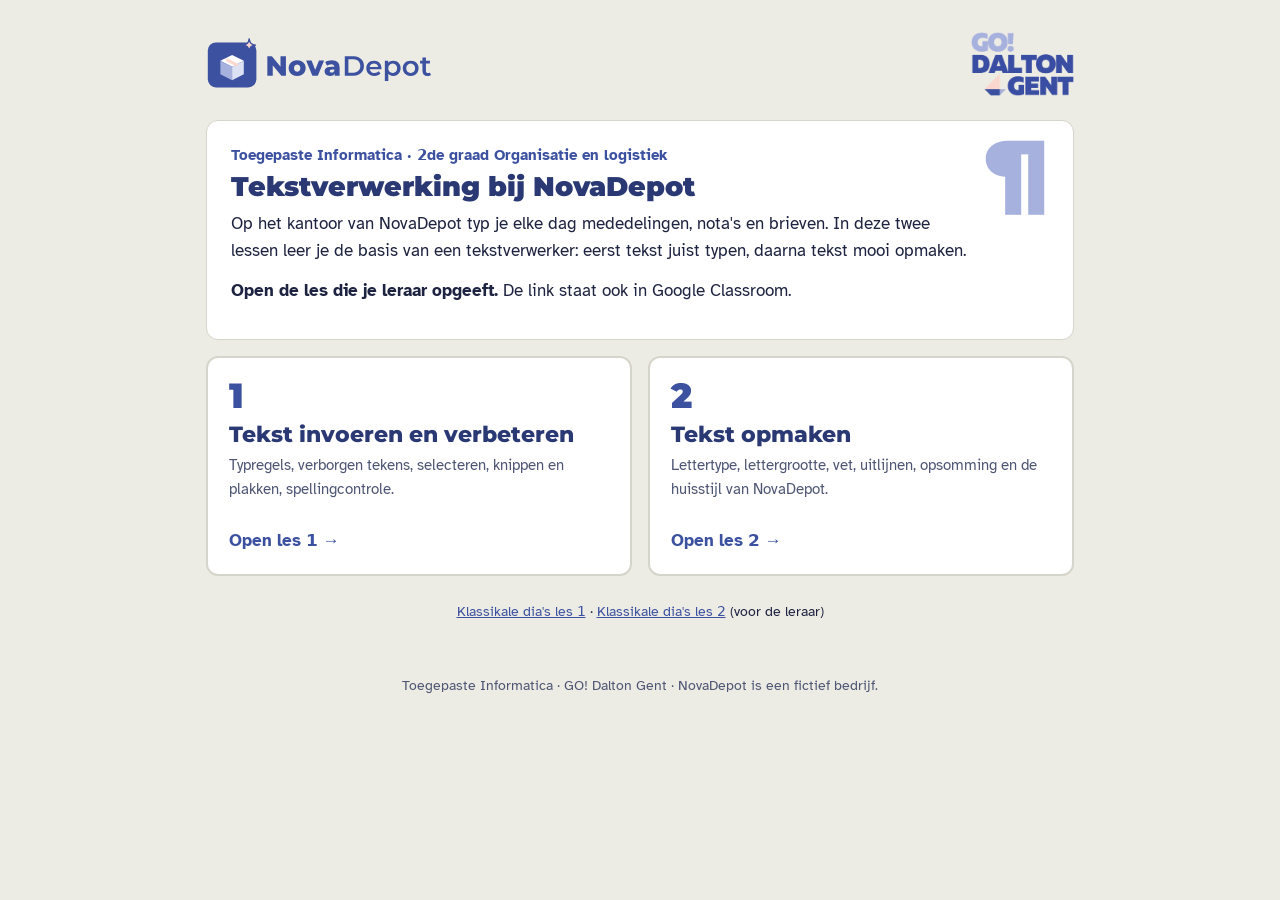
<file: index.html>
<!DOCTYPE html>
<html lang="nl-BE">
<head>
  <meta charset="UTF-8">
  <meta name="viewport" content="width=device-width, initial-scale=1">
  <title>Tekstverwerking · NovaDepot · Toegepaste Informatica</title>
  <link rel="icon" href="assets/novadepot-icon.svg" type="image/svg+xml">
  <link rel="stylesheet" href="css/style.css">
  <style>
    .intro { max-width: 900px; margin: 0 auto; padding: 2rem 1rem 1rem; }
    .intro-head { display: flex; align-items: center; justify-content: space-between; gap: 1rem; flex-wrap: wrap; margin-bottom: 1.5rem; }
    .intro-head img.nd { height: 54px; }
    .intro-head img.dg { height: 64px; }
    .pilcrow { font-family: var(--head); font-weight: 900; font-size: 5.5rem; line-height: .8; color: var(--peri); float: right; margin: -.2rem 0 0 1rem; }
    .lesson-link .meta { color: var(--muted); font-size: .95rem; }
    .lesson-link .go { display: inline-block; margin-top: .8rem; font-weight: 700; color: var(--navy); }
    .small-links { text-align: center; margin-top: 1.5rem; font-size: .9rem; }
  </style>
</head>
<body>
  <div class="intro">
    <div class="intro-head">
      <img class="nd" src="assets/novadepot-logo.svg" alt="NovaDepot">
      <img class="dg" src="assets/dalton-gent-logo.png" alt="GO! Dalton Gent">
    </div>
    <div class="card">
      <span class="pilcrow" aria-hidden="true">¶</span>
      <p class="pane-kicker">Toegepaste Informatica · 2de graad Organisatie en logistiek</p>
      <h1>Tekstverwerking bij NovaDepot</h1>
      <p>Op het kantoor van NovaDepot typ je elke dag mededelingen, nota's en brieven. In deze twee lessen leer je de basis van een tekstverwerker: eerst tekst juist typen, daarna tekst mooi opmaken.</p>
      <p><strong>Open de les die je leraar opgeeft.</strong> De link staat ook in Google Classroom.</p>
    </div>
    <div class="hero-grid">
      <a class="lesson-link" href="les1.html">
        <span class="ln">1</span>
        <h2>Tekst invoeren en verbeteren</h2>
        <p class="meta">Typregels, verborgen tekens, selecteren, knippen en plakken, spellingcontrole.</p>
        <span class="go">Open les 1 →</span>
      </a>
      <a class="lesson-link" href="les2.html">
        <span class="ln">2</span>
        <h2>Tekst opmaken</h2>
        <p class="meta">Lettertype, lettergrootte, vet, uitlijnen, opsomming en de huisstijl van NovaDepot.</p>
        <span class="go">Open les 2 →</span>
      </a>
    </div>
    <p class="small-links"><a href="presentatie.html?les=1">Klassikale dia's les 1</a> · <a href="presentatie.html?les=2">Klassikale dia's les 2</a> (voor de leraar)</p>
  </div>
  <footer class="site">Toegepaste Informatica · GO! Dalton Gent · NovaDepot is een fictief bedrijf.</footer>
</body>
</html>
</file>
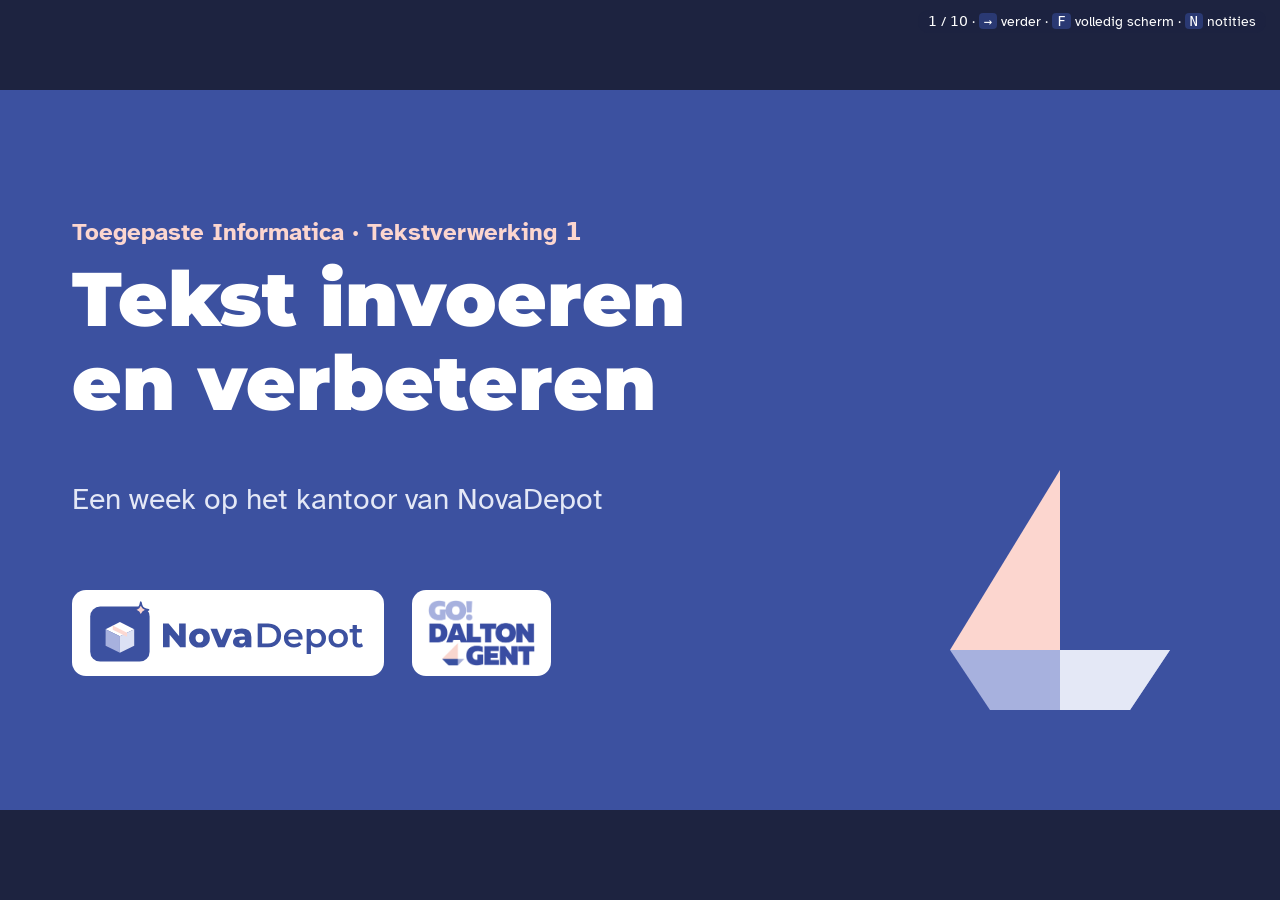
<file: presentatie.html>
<!DOCTYPE html>
<html lang="nl-BE">
<head>
  <meta charset="UTF-8">
  <meta name="viewport" content="width=device-width, initial-scale=1">
  <title>Tekstverwerking · dia's · NovaDepot</title>
  <link rel="icon" href="assets/novadepot-icon.svg" type="image/svg+xml">
  <link rel="stylesheet" href="css/slides.css">
</head>
<body>
<div class="hud"><span id="counter"></span> · <kbd>→</kbd> verder · <kbd>F</kbd> volledig scherm · <kbd>N</kbd> notities</div>
<div class="deck"><div class="stage">

<!-- =====================================================================
     LES 1 — Tekst invoeren en verbeteren
     ===================================================================== -->

<section class="slide title" data-les="1">
  <p class="kicker" style="color:var(--blush)">Toegepaste Informatica · Tekstverwerking 1</p>
  <h1>Tekst invoeren<br>en verbeteren</h1>
  <p>Een week op het kantoor van NovaDepot</p>
  <div class="logos"><img src="assets/novadepot-logo.svg" alt="NovaDepot"><img src="assets/dalton-gent-logo.png" alt="GO! Dalton Gent"></div>
  <svg class="sail" viewBox="0 0 260 260" aria-hidden="true"><path d="M130 10 L130 190 L20 190 Z" fill="#FCD6CF"/><path d="M20 190 L240 190 L200 250 L60 250 Z" fill="#A7B1DE"/><path d="M130 190 L240 190 L200 250 L130 250 Z" fill="#E4E8F6"/></svg>
  <template class="note"><p><strong>Fase 1 – lesstart (5').</strong> Laat de toestellen opstarten en aanmelden terwijl deze dia op het bord staat. Ga verder zodra de meeste leerlingen aangemeld zijn.</p></template>
</section>

<section class="slide" data-les="1">
  <p class="kicker">Lesstart</p>
  <h2>Welke hang jij op aan het onthaal?</h2>
  <div class="two">
    <div><span class="tag">A</span>
      <div class="paper" style="height:360px">
        <p>&nbsp;&nbsp;&nbsp;&nbsp;&nbsp;&nbsp;&nbsp;&nbsp;&nbsp;&nbsp;&nbsp;&nbsp;&nbsp;&nbsp;&nbsp;&nbsp;&nbsp;&nbsp;&nbsp;&nbsp;&nbsp;&nbsp;&nbsp;&nbsp;Nieuwe openingsuren</p>
        <div class="gap"></div>
        <p>vanaf maandag 5 oktober is het</p>
        <p>onthaal open van 7.30 uur tot</p>
        <p>17.00 uur .Op vrijdag sluiten we al</p>
        <p>om 15.00 uur .</p>
        <div class="gap"></div><div class="gap"></div>
        <p>Vragen ?Bel het onthaal .</p>
      </div></div>
    <div><span class="tag">B</span>
      <div class="paper" style="height:360px">
        <p style="text-align:center"><strong>Nieuwe openingsuren</strong></p>
        <div class="gap"></div>
        <p>Vanaf maandag 5 oktober is het onthaal open van 7.30 uur tot 17.00 uur. Op vrijdag sluiten we al om 15.00 uur.</p>
        <div class="gap"></div>
        <p>Vragen? Bel het onthaal.</p>
      </div></div>
  </div>
  <div class="foot"><span>NovaDepot · Tekstverwerking 1</span><img src="assets/dalton-gent-logo.png" alt=""></div>
  <template class="note">
    <p><strong>Activeren voorkennis [WL1].</strong> Vraag: “Welke hang jij op, en waarom?” Laat 2 à 3 leerlingen iets aanwijzen wat fout is in A.</p>
    <p>Verwachte antwoorden: rare regeleinden, spaties vóór punten, kleine letter aan het begin, titel scheef, grote gaten.</p>
    <p>Doorvraag: “Welke programma's ken je om zo'n tekst te typen?” → Google Documenten, Word, LibreOffice Writer. Die heten samen <em>tekstverwerkers</em>.</p>
  </template>
</section>

<section class="slide" data-les="1">
  <p class="kicker">Vandaag</p>
  <h2>Jij werkt op het kantoor van NovaDepot</h2>
  <div class="two">
    <div>
      <p>Collega's geven je teksten. Jij typt ze en verbetert de fouten.</p>
      <ul>
        <li><strong>A</strong> · een mededeling vol fouten verbeteren</li>
        <li><strong>B</strong> · de stappen van een levering ordenen</li>
        <li><strong>C</strong> · een nota van het magazijn overtypen</li>
      </ul>
    </div>
    <div class="panel navy">
      <p style="font-weight:700;margin-top:0">Op het einde kan je</p>
      <ul>
        <li>tekst typen volgens 4 typregels;</li>
        <li>tekst selecteren, verplaatsen en kopiëren;</li>
        <li>fouten vinden met de verborgen tekens en de spellingcontrole.</li>
      </ul>
    </div>
  </div>
  <div class="foot"><span>NovaDepot · Tekstverwerking 1</span><img src="assets/dalton-gent-logo.png" alt=""></div>
  <template class="note"><p><strong>Fase 2 – korte instructie.</strong> Lesdoel en eindproduct in één minuut. Toon eventueel het werkdocument op het bord (opdrachten A, B en C).</p></template>
</section>

<section class="slide" data-les="1">
  <p class="kicker">Kijk mee · demo</p>
  <h2>Waarom niet op Enter aan elk regeleinde?</h2>
  <div class="two">
    <div><p class="bad-label">✗ Enter aan elk regeleinde</p>
      <div class="paper" style="height:300px"><p>Vanaf maandag is het onthaal<span class="pil">¶</span></p><p>open van 7.30 uur tot 17.00<span class="pil">¶</span></p><p>uur.<span class="pil">¶</span></p></div></div>
    <div><p class="good-label">✓ Gewoon doortypen</p>
      <div class="paper" style="height:300px"><p>Vanaf maandag is het onthaal open van 7.30 uur tot 17.00 uur.<span class="pil">¶</span></p></div></div>
  </div>
  <div class="foot"><span>NovaDepot · Tekstverwerking 1</span><img src="assets/dalton-gent-logo.png" alt=""></div>
  <template class="note">
    <p><strong>Live demo in Google Documenten (max. 5' voor dia 4 en 5 samen). Denk hardop.</strong></p>
    <ol>
      <li>Typ een zin en druk telkens op Enter aan het einde van de regel. Voeg daarna vooraan één woord toe → de regels vallen uit elkaar.</li>
      <li>Typ dezelfde zin gewoon door → de tekst loopt vanzelf naar de volgende regel. Voeg een woord toe → alles schuift netjes mee.</li>
      <li>Zet een titel ‘in het midden’ met spaties. Verander één woord in de titel → scheef. (“In les 2 leren we de knop.”)</li>
      <li>Zet de verborgen tekens aan (Bekijken → Opmaakmarkeringen tonen): nu zie je waarom.</li>
    </ol>
  </template>
</section>

<section class="slide" data-les="1">
  <p class="kicker">Kijk mee · demo</p>
  <h2>Selecteren, verplaatsen, herstellen</h2>
  <div class="two">
    <div class="panel">
      <p style="margin-top:0"><strong>Selecteren</strong></p>
      <ul>
        <li>dubbelklik → één woord</li>
        <li>3 keer klikken → een alinea</li>
        <li>klik, <strong>Shift</strong> + klik → van hier tot daar</li>
      </ul>
    </div>
    <div class="panel">
      <p style="margin-top:0"><strong>Sneltoetsen</strong></p>
      <ul>
        <li><strong>Ctrl + X</strong> knippen</li>
        <li><strong>Ctrl + C</strong> kopiëren</li>
        <li><strong>Ctrl + V</strong> plakken</li>
        <li><strong>Ctrl + Z</strong> ongedaan maken</li>
      </ul>
    </div>
  </div>
  <div class="foot"><span>NovaDepot · Tekstverwerking 1</span><img src="assets/dalton-gent-logo.png" alt=""></div>
  <template class="note">
    <p><strong>Demo.</strong> Selecteer een woord (dubbelklik), een alinea (3 keer klikken). Knip een zin en plak ze elders. Wis ‘per ongeluk’ een alinea en red ze met Ctrl + Z: “Dit is je vangnet.”</p>
    <p>Toon de rode golflijn en het rechtsklikmenu kort. De leerlingen oefenen dit verder in opdracht A.</p>
  </template>
</section>

<section class="slide" data-les="1">
  <p class="kicker">Onthouden</p>
  <h2>De 4 typregels</h2>
  <ol class="rules">
    <li>Typ door. Druk alleen op <strong>Enter</strong> aan het einde van een alinea.</li>
    <li>Eén spatie tussen woorden. <strong>Geen spatie vóór</strong> . , : ; ? ! — wel één erna.</li>
    <li>Een <strong>hoofdletter</strong> aan het begin van een zin en bij een naam.</li>
    <li><strong>Nooit</strong> extra spaties of Enters om tekst te verschuiven.</li>
  </ol>
  <div class="foot"><span>NovaDepot · Tekstverwerking 1</span><img src="assets/dalton-gent-logo.png" alt=""></div>
  <template class="note"><p>Lees de regels niet voor. Laat een leerling regel 2 in eigen woorden zeggen. De regels staan ook op de theoriekaart van de lespagina.</p></template>
</section>

<section class="slide" data-les="1" data-answer>
  <p class="kicker">Begripscontrole · steek 1, 2 of 3 vingers op</p>
  <h2>Wanneer druk je op Enter?</h2>
  <div class="opts">
    <div class="opt"><span class="n">1</span>Aan het einde van elke regel.</div>
    <div class="opt right"><span class="n">2</span>Aan het einde van een alinea.</div>
    <div class="opt"><span class="n">3</span>Om een titel in het midden te zetten.</div>
  </div>
  <p class="answer">Antwoord 2 · de tekst gaat vanzelf naar de volgende regel.</p>
  <div class="foot"><span>NovaDepot · Tekstverwerking 1</span><img src="assets/dalton-gent-logo.png" alt=""></div>
  <template class="note"><p><strong>[WL6]</strong> Iedereen tegelijk vingers omhoog. Druk → om het juiste antwoord te tonen. Minder dan ± 80 % juist? Toon de demo van dia 4 nog één keer.</p></template>
</section>

<section class="slide" data-les="1" data-answer>
  <p class="kicker">Begripscontrole · steek 1, 2 of 3 vingers op</p>
  <h2>Welke zin is juist getypt?</h2>
  <div class="opts">
    <div class="opt"><span class="n">1</span>Vragen ? Bel het onthaal .</div>
    <div class="opt"><span class="n">2</span>Vragen?Bel het onthaal.</div>
    <div class="opt right"><span class="n">3</span>Vragen? Bel het onthaal.</div>
  </div>
  <p class="answer">Antwoord 3 · geen spatie vóór een leesteken, wel één erna.</p>
  <div class="foot"><span>NovaDepot · Tekstverwerking 1</span><img src="assets/dalton-gent-logo.png" alt=""></div>
  <template class="note"><p>Vraag bij een fout antwoord: “Wat is er mis met 1? En met 2?”</p></template>
</section>

<section class="slide" data-les="1">
  <p class="kicker">Aan de slag · ± 30 minuten</p>
  <h2>Zo werk je vandaag</h2>
  <div class="two">
    <div class="panel"><p style="margin-top:0"><strong>Links: lespagina</strong><br>Hier lees je wat je moet doen.</p><p><strong>Rechts: werkdocument</strong><br>Hier werk je. Dit lever je in.</p></div>
    <div class="panel"><p style="margin-top:0"><strong>Elke stap</strong></p><ol><li>Lees de hele stap.</li><li>Doe het, één voor één.</li><li>Controleer jezelf.</li><li>Vink “Klaar” aan.</li></ol></div>
  </div>
  <div class="help-row"><div><b>1</b>theoriekaart</div><div><b>2</b>hint 💡</div><div><b>3</b>je buur</div><div><b>4</b>de leraar</div></div>
  <div class="foot"><span>NovaDepot · Tekstverwerking 1</span><img src="assets/dalton-gent-logo.png" alt=""></div>
  <template class="note">
    <p><strong>Fase 3 – zelfstandig werken.</strong> Stap 1 op de lespagina zet alles klaar (Classroom, werkdocument, vensters naast elkaar, verborgen tekens).</p>
    <p><strong>Rondgang:</strong> (1) eerst: zit iedereen in het eigen werkdocument? (2) Feedback met denkvragen, bv. “Zet de verborgen tekens aan: wat zie je op het einde van regel 2?” (3) Na ± 5' verlengde instructie aan de instructietafel voor wie vastloopt.</p>
    <p>Tip: via Classroom (Leerlingwerk) kan je de werkdocumenten al bekijken voor ze ingeleverd zijn.</p>
  </template>
</section>

<section class="slide" data-les="1">
  <p class="kicker">Afsluiting</p>
  <h2>Welke typregel breek jij het vaakst?</h2>
  <p>Volgende les: dezelfde nota, maar nu mooi opgemaakt volgens de <strong>huisstijl van NovaDepot</strong>.</p>
  <div class="foot"><span>NovaDepot · Tekstverwerking 1</span><img src="assets/dalton-gent-logo.png" alt=""></div>
  <template class="note"><p><strong>[WL10]</strong> Laat 2 à 3 leerlingen antwoorden. Lees na de les de exitvragen in de werkdocumenten: de vaakst gemaakte fout wordt de lesstart van les 2.</p></template>
</section>

<!-- =====================================================================
     LES 2 — Tekst opmaken
     ===================================================================== -->

<section class="slide title" data-les="2">
  <p class="kicker" style="color:var(--blush)">Toegepaste Informatica · Tekstverwerking 2</p>
  <h1>Tekst opmaken</h1>
  <p>De huisstijl van NovaDepot</p>
  <div class="logos"><img src="assets/novadepot-logo.svg" alt="NovaDepot"><img src="assets/dalton-gent-logo.png" alt="GO! Dalton Gent"></div>
  <svg class="sail" viewBox="0 0 260 260" aria-hidden="true"><path d="M130 10 L130 190 L20 190 Z" fill="#FCD6CF"/><path d="M20 190 L240 190 L200 250 L60 250 Z" fill="#A7B1DE"/><path d="M130 190 L240 190 L200 250 L130 250 Z" fill="#E4E8F6"/></svg>
  <template class="note"><p>Toestellen opstarten en aanmelden. Zet de herhalingsvragen (volgende dia) al klaar.</p></template>
</section>

<section class="slide" data-les="2">
  <p class="kicker">Weet je het nog? · zonder notities</p>
  <h2>Drie vragen over les 1</h2>
  <ol>
    <li>Wanneer druk je op Enter? <span class="reveal-item" style="color:var(--ok);font-weight:700"> → aan het einde van een alinea</span></li>
    <li>Hoe selecteer je snel één woord? <span class="reveal-item" style="color:var(--ok);font-weight:700"> → dubbelklikken</span></li>
    <li>Je wist per ongeluk een zin. Wat doe je? <span class="reveal-item" style="color:var(--ok);font-weight:700"> → Ctrl + Z</span></li>
  </ol>
  <p class="hand">Vaakst gemaakte fout uit les 1: ______________________</p>
  <div class="foot"><span>NovaDepot · Tekstverwerking 2</span><img src="assets/dalton-gent-logo.png" alt=""></div>
  <template class="note"><p><strong>[WL8][WL10] Gespreide herhaling.</strong> Leerlingen antwoorden eerst in hun hoofd of op een kladblad. Druk → om elk antwoord te tonen.</p><p>Vul mondeling de vaakst gemaakte fout uit de exitvragen van les 1 aan en bespreek hoe je ze voorkomt.</p></template>
</section>

<section class="slide" data-les="2">
  <p class="kicker">Lesstart</p>
  <h2>Wat loopt hier mis?</h2>
  <div class="paper" style="height:420px;text-align:center;padding-top:34px">
    <p style="font-family:'Comic Sans MS',cursive;font-size:44px;color:#D1308C;text-decoration:underline">LET OP!!! NIEUWE REGELING</p>
    <p style="font-family:'Times New Roman',serif;font-size:26px;color:#1E9E3A;margin-top:14px">VANAF MAANDAG 12 OKTOBER LADEN EN LOSSEN WE ALLEEN NOG AAN POORT 3 EN POORT 4.</p>
    <p style="font-family:Impact,sans-serif;font-size:24px;color:#E07A00;margin-top:12px;text-decoration:underline">Poort 1 en poort 2 zijn in herstelling tot vrijdag 30 oktober.</p>
    <p style="font-family:'Courier New',monospace;font-size:22px;font-weight:700;margin-top:12px">- meld je eerst aan bij het onthaal<br>- wacht tot je hoort aan welke poort je mag lossen</p>
    <p style="font-family:Georgia,serif;font-size:22px;font-style:italic;color:#7B3FB0;margin-top:12px">Vragen? Bel Tom via toestel 214.</p>
  </div>
  <div class="foot"><span>NovaDepot · Tekstverwerking 2</span><img src="assets/dalton-gent-logo.png" alt=""></div>
  <template class="note"><p><strong>[WL1][WL5]</strong> Laat leerlingen fouten noemen: 5 lettertypes, alles in hoofdletters, onderstrepen voor nadruk, felle kleuren, alles gecentreerd, zelf getypte streepjes. Conclusie: “Een bedrijf maakt daarom afspraken: een <strong>huisstijl</strong>.”</p></template>
</section>

<section class="slide" data-les="2">
  <p class="kicker">Tekst en opmaak</p>
  <h2>Dezelfde woorden, andere opmaak</h2>
  <div class="two">
    <div><p class="bad-label" style="color:var(--muted)">Voor</p>
      <div class="paper" style="height:320px"><p>Nieuwe regeling voor laden en lossen</p><p>Vanaf maandag 12 oktober laden en lossen we alleen nog aan poort 3 en poort 4.</p><p>Wat moet je doen?</p><p>Meld je bij aankomst eerst aan bij het onthaal.</p><p>Wacht tot je hoort aan welke poort je mag lossen.</p></div></div>
    <div><p class="good-label">Na</p>
      <div class="paper" style="height:320px;font-family:Verdana,sans-serif"><p style="font-family:Verdana,sans-serif;font-size:26px;font-weight:700;text-align:center">Nieuwe regeling voor laden en lossen</p><p style="font-family:Verdana,sans-serif;font-size:17px;margin-top:8px">Vanaf <b>maandag 12 oktober</b> laden en lossen we alleen nog aan <b>poort 3 en poort 4</b>.</p><p style="font-family:Verdana,sans-serif;font-size:19px;font-weight:700;margin-top:8px">Wat moet je doen?</p><ul style="font-family:Verdana,sans-serif;font-size:17px;margin:4px 0 0;padding-left:26px"><li style="font-size:17px;margin:0">Meld je bij aankomst eerst aan bij het onthaal.</li><li style="font-size:17px;margin:0">Wacht tot je hoort aan welke poort je mag lossen.</li></ul></div></div>
  </div>
  <p style="margin-top:18px;font-weight:700">De gouden regel: eerst selecteren, dan de knop kiezen.</p>
  <div class="foot"><span>NovaDepot · Tekstverwerking 2</span><img src="assets/dalton-gent-logo.png" alt=""></div>
  <template class="note"><p>Benadruk: de woorden zijn exact dezelfde. Tekst = inhoud, opmaak = hoe het eruitziet. Eerst juiste inhoud (les 1), dan vorm (les 2).</p></template>
</section>

<section class="slide" data-les="2">
  <p class="kicker">De vooropgestelde criteria</p>
  <h2>Huisstijlkaart NovaDepot</h2>
  <table class="style-table">
    <tr><th>Lettertype</th><td>Verdana, voor alle tekst</td></tr>
    <tr><th>Titel</th><td>20 pt, vet, gecentreerd</td></tr>
    <tr><th>Tussentitel</th><td>14 pt, vet, links</td></tr>
    <tr><th>Gewone tekst</th><td>12 pt, links uitgelijnd</td></tr>
    <tr><th>Lijst</th><td>lijst met opsommingstekens (•)</td></tr>
    <tr><th>Nadruk</th><td>maximaal 2 woordgroepen vet, nooit onderstrepen</td></tr>
    <tr><th>Laatste regel</th><td>rechts uitgelijnd</td></tr>
  </table>
  <div class="foot"><span>NovaDepot · Tekstverwerking 2</span><img src="assets/dalton-gent-logo.png" alt=""></div>
  <template class="note"><p>De huisstijlkaart staat ook op de lespagina (theoriekaart en stap 5). Leg uit: elk bedrijf kiest zijn eigen afspraken; dit zijn die van NovaDepot.</p></template>
</section>

<section class="slide" data-les="2">
  <p class="kicker">Kijk mee · demo</p>
  <h2>De knoppen die je vandaag nodig hebt</h2>
  <div class="toolbar"><span>Verdana ▾</span><span>− 12 +</span><span><b>B</b> <i>I</i> <u>U</u></span><span>≡ ≡ ≡ ≡</span><span>•≡</span><span>T̶ₓ</span><span>⋮</span></div>
  <ul style="margin-top:26px">
    <li>lettertype en lettergrootte · vet · centreren en rechts · opsomming · opmaak wissen</li>
    <li><strong>Uitlijnen</strong> = de knop <strong>≡ ▾</strong> in de werkbalk, of <strong>Opmaak → Uitlijning en inspringen</strong>.</li>
    <li><strong>Knop weg?</strong> In een smal venster staat hij onder <strong>⋮</strong>.</li>
  </ul>
  <div class="foot"><span>NovaDepot · Tekstverwerking 2</span><img src="assets/dalton-gent-logo.png" alt=""></div>
  <template class="note">
    <p><strong>Live demo (max. 5'), hardop denkend.</strong> Selecteer een alinea → Verdana → 12. Titel: 3 keer klikken → 20 → vet → centreren (wijs aan: knop <strong>Uitlijnen ▾</strong> in de werkbalk én <strong>Opmaak → Uitlijning en inspringen</strong>). Drie regels → opsomming. Iets mislukt → Opmaak → Opmaak wissen.</p>
    <p>Toon twee typische fouten: (1) een knop kiezen zonder te selecteren → er gebeurt niets; (2) venster smal maken → de knoppen verdwijnen achter ⋮.</p>
  </template>
</section>

<section class="slide" data-les="2" data-answer>
  <p class="kicker">Begripscontrole · steek 1 of 2 vingers op</p>
  <h2>Welke titel werd juist gecentreerd?</h2>
  <div class="opts">
    <div class="opt"><span class="n">1</span><span style="font-family:Arial"><span class="dot">··········</span>Veilig werken in het magazijn<span class="pil">¶</span></span></div>
    <div class="opt right"><span class="n">2</span><span style="font-family:Arial;flex:1;text-align:center">Veilig werken in het magazijn<span class="pil">¶</span></span></div>
  </div>
  <p class="answer">Antwoord 2 · geen spaties vooraan: hij is gecentreerd met de knop. Controleer het altijd met de verborgen tekens.</p>
  <div class="foot"><span>NovaDepot · Tekstverwerking 2</span><img src="assets/dalton-gent-logo.png" alt=""></div>
  <template class="note"><p><strong>[WL6]</strong> Koppel aan typregel 4 van les 1. Vraag: “Hoe controleer je dat in je eigen document?” → verborgen tekens aanzetten.</p></template>
</section>

<section class="slide" data-les="2">
  <p class="kicker">Aan de slag · ± 30 minuten</p>
  <h2>Zo werk je vandaag</h2>
  <div class="two">
    <div class="panel"><p style="margin-top:0"><strong>Deel A</strong> · stap 1 tot 4<br>met een stappenplan</p><p><strong>Deel B</strong> · stap 5<br>alleen met de huisstijlkaart</p></div>
    <div class="panel"><p style="margin-top:0"><strong>Elke stap</strong></p><ol><li>Lees de hele stap.</li><li>Selecteer, kies de knop.</li><li>Controleer jezelf.</li><li>Vink “Klaar” aan.</li></ol></div>
  </div>
  <div class="help-row"><div><b>1</b>theoriekaart</div><div><b>2</b>hint 💡</div><div><b>3</b>je buur</div><div><b>4</b>de leraar</div></div>
  <div class="foot"><span>NovaDepot · Tekstverwerking 2</span><img src="assets/dalton-gent-logo.png" alt=""></div>
  <template class="note"><p><strong>Rondgang op de essentiële fouten:</strong> centreren met spaties, zelf getypte streepjes, deel B zonder opmaak. Feedback met denkvragen: “Welke regel van de huisstijlkaart klopt hier nog niet?”</p></template>
</section>

<section class="slide" data-les="2">
  <p class="kicker">Afsluiting · transfer</p>
  <h2>Vind je dezelfde knoppen in een ander programma?</h2>
  <p>Zoek op het bord: <strong>vet</strong> · <strong>centreren</strong> · <strong>opsommingstekens</strong></p>
  <p class="hand">De leraar toont nu Word of LibreOffice Writer.</p>
  <p style="margin-top:30px">Volgende keer: de <strong>pagina</strong> zelf opmaken: marges, kop- en voettekst, pdf.</p>
  <div class="foot"><span>NovaDepot · Tekstverwerking 2</span><img src="assets/dalton-gent-logo.png" alt=""></div>
  <template class="note"><p><strong>BV2_04.02 — vergelijkbare toepassingen.</strong> Open Word (of Word online / LibreOffice Writer) op het bord en laat leerlingen aanwijzen waar vet, centreren en de opsomming zitten. Punt: de functie is dezelfde, de knop kan er iets anders uitzien.</p></template>
</section>

</div></div>
<div class="notes" id="notes"></div>
<script src="js/slides.js"></script>
</body>
</html>
</file>
<file: css/style.css>
/* ==========================================================================
   NovaDepot · Tekstverwerking — leerlingentool
   Toegepaste Informatica · 2de graad Organisatie en logistiek · GO! Dalton Gent
   Ontworpen voor een HALF scherm (lespagina links, werkdocument rechts).
   Geen externe bestanden: lettertypes staan in assets/fonts (OFL-licentie).
   ========================================================================== */

@font-face { font-family: "Atkinson"; src: url("../assets/fonts/atkinson-regular.woff2") format("woff2"); font-weight: 400; font-style: normal; font-display: swap; }
@font-face { font-family: "Atkinson"; src: url("../assets/fonts/atkinson-bold.woff2") format("woff2"); font-weight: 700; font-style: normal; font-display: swap; }
@font-face { font-family: "Atkinson"; src: url("../assets/fonts/atkinson-italic.woff2") format("woff2"); font-weight: 400; font-style: italic; font-display: swap; }
/* Atkinson tekent de nul met een schuine streep (lijkt op Ø). Cijfers daarom uit een systeemlettertype. */
@font-face { font-family: "Atkinson"; src: local("Segoe UI"), local("SegoeUI"), local("Arial"), local("Helvetica"), local("DejaVu Sans"); font-weight: 400; unicode-range: U+0030-0039; }
@font-face { font-family: "Atkinson"; src: local("Segoe UI Bold"), local("SegoeUI-Bold"), local("Arial Bold"), local("Arial-BoldMT"), local("Helvetica Bold"), local("DejaVu Sans Bold"); font-weight: 700; unicode-range: U+0030-0039; }
/* Cijfers 0-9 in een systeemlettertype: de nul van Atkinson heeft een schuine streep (lijkt op Ø) */
@font-face { font-family: "Atkinson"; src: local("Segoe UI"), local("SegoeUI"), local("Arial"), local("Helvetica"), local("Roboto"); font-weight: 400; unicode-range: U+0030-0039; }
@font-face { font-family: "Atkinson"; src: local("Segoe UI Bold"), local("SegoeUI-Bold"), local("Arial Bold"), local("Arial-BoldMT"), local("Helvetica Bold"), local("Roboto Bold"); font-weight: 700; unicode-range: U+0030-0039; }
@font-face { font-family: "Montserrat"; src: url("../assets/fonts/montserrat-heavy.woff2") format("woff2"); font-weight: 700 900; font-style: normal; font-display: swap; }

:root {
  /* Dalton Gent-huisstijl */
  --navy: #3C51A0;
  --navy-deep: #2A3973;
  --peri: #A7B1DE;
  --peri-soft: #E4E8F6;
  --blush: #FCD6CF;
  --blush-soft: #FEF0EC;
  --sand: #EDECE4;
  --paper: #FFFFFF;

  --ink: #1D2340;
  --muted: #4D5573;
  --line: #D6D5CB;

  --ok: #1F7A55;
  --ok-soft: #E3F3EB;
  --warn: #A0372A;

  --radius: 12px;
  --radius-sm: 8px;
  --head: "Montserrat", "Segoe UI", Arial, sans-serif;
  --body: "Atkinson", "Segoe UI", Verdana, Arial, sans-serif;
}

*, *::before, *::after { box-sizing: border-box; }
html { scroll-behavior: smooth; }
@media (prefers-reduced-motion: reduce) { html { scroll-behavior: auto; } * { transition: none !important; animation: none !important; } }

body {
  margin: 0;
  font-family: var(--body);
  font-size: 17px;
  line-height: 1.6;
  color: var(--ink);
  background: var(--sand);
}

a { color: var(--navy); }
strong { font-weight: 700; }
:focus-visible { outline: 3px solid var(--navy); outline-offset: 2px; border-radius: 4px; }

h1, h2, h3 { font-family: var(--head); line-height: 1.2; color: var(--navy-deep); }
h1 { font-size: 1.7rem; font-weight: 900; margin: 0 0 .4rem; }
h2 { font-size: 1.35rem; font-weight: 800; margin: 0 0 .6rem; }
h3 { font-size: 1.05rem; font-weight: 800; margin: 1.4rem 0 .5rem; }
p { margin: 0 0 .8rem; }

/* ---------- Kopbalk ---------- */
.topbar {
  position: sticky; top: 0; z-index: 50;
  background: var(--paper);
  border-bottom: 1px solid var(--line);
}
.topbar-inner {
  max-width: 1320px; margin: 0 auto;
  display: flex; align-items: center; gap: 1rem;
  padding: .6rem 1rem;
}
.brand { display: flex; align-items: center; gap: .6rem; text-decoration: none; min-width: 0; }
.brand img { height: 34px; width: auto; display: block; }
.brand-lesson { font-family: var(--head); font-weight: 800; font-size: .95rem; color: var(--navy-deep); white-space: nowrap; overflow: hidden; text-overflow: ellipsis; }
.topbar-spacer { flex: 1; }
.progress-wrap { display: flex; align-items: center; gap: .5rem; min-width: 120px; }
.progress-track { width: 110px; height: 10px; background: var(--peri-soft); border-radius: 99px; overflow: hidden; }
.progress-fill { height: 100%; width: 0; background: var(--navy); border-radius: 99px; transition: width .3s; }
.progress-label { font-size: .85rem; font-weight: 700; color: var(--muted); white-space: nowrap; }
.btn-theory {
  font: inherit; font-weight: 700; font-size: .95rem;
  background: var(--blush); color: var(--navy-deep);
  border: 2px solid var(--navy-deep); border-radius: 99px;
  padding: .35rem .9rem; cursor: pointer; white-space: nowrap;
}
.btn-theory:hover { background: #fbc4ba; }
.dalton-mark { height: 30px; width: auto; display: block; }

/* ---------- Stappenbalk ---------- */
.stepper {
  max-width: 1320px; margin: 0 auto;
  display: flex; flex-wrap: wrap; gap: .4rem;
  padding: .5rem 1rem .7rem;
}
.stepper button {
  font: inherit; font-size: .9rem; font-weight: 700;
  display: inline-flex; align-items: center; gap: .4rem;
  background: var(--sand); color: var(--muted);
  border: 2px solid transparent; border-radius: 99px;
  padding: .2rem .75rem .2rem .25rem; cursor: pointer;
}
.stepper .num {
  width: 26px; height: 26px; border-radius: 50%;
  display: inline-grid; place-items: center;
  background: var(--paper); color: var(--navy-deep); font-family: var(--head); font-weight: 800; font-size: .8rem;
}
.stepper button[aria-current="step"] { background: var(--navy); color: #fff; }
.stepper button[aria-current="step"] .num { background: #fff; color: var(--navy); }
.stepper button.done .num { background: var(--ok); color: #fff; }
.stepper button.done .num::before { content: "✓"; }
.stepper button.done .num span { display: none; }
.stepper .extra { border-style: dashed; border-color: var(--peri); background: transparent; }

/* ---------- Opbouw ---------- */
.layout { max-width: 1320px; margin: 0 auto; padding: 1.25rem 1rem 4rem; display: grid; grid-template-columns: minmax(0, 1fr); gap: 1.25rem; }
main { min-width: 0; }
.pane { display: none; max-width: 760px; }
.pane.active { display: block; }

.card {
  background: var(--paper);
  border-radius: var(--radius);
  padding: 1.4rem 1.5rem;
  margin-bottom: 1rem;
  border: 1px solid var(--line);
}
.pane-head { margin-bottom: 1rem; }
.pane-kicker { font-weight: 700; color: var(--navy); font-size: .95rem; margin-bottom: .2rem; }
.goal { font-size: 1.1rem; font-weight: 700; margin: .2rem 0 0; }
.time { display: inline-block; font-size: .85rem; font-weight: 700; color: var(--muted); background: var(--sand); padding: .1rem .6rem; border-radius: 99px; margin-top: .5rem; }

/* Waar werk je? */
.where { display: flex; flex-wrap: wrap; align-items: center; gap: .5rem; margin: .9rem 0 .2rem; font-weight: 700; }
.where-label { color: var(--muted); font-size: .95rem; }
.badge { white-space: nowrap; display: inline-flex; align-items: center; gap: .35rem; padding: .25rem .75rem; border-radius: 99px; font-weight: 700; font-size: .95rem; border: 2px solid; }
.badge-doc { background: var(--blush-soft); border-color: #F2A99C; color: #7A2E22; }
.badge-web { background: var(--peri-soft); border-color: var(--peri); color: var(--navy-deep); }
.badge-class { background: #EEF6F1; border-color: #9CCFB6; color: #1F5E43; }

/* Wat moet je doen? */
.todo { counter-reset: act; list-style: none; padding: 0; margin: .6rem 0 0; }
.todo > li {
  counter-increment: act;
  position: relative;
  padding: .55rem .6rem .55rem 3rem;
  border-bottom: 1px dashed var(--line);
}
.todo > li:last-child { border-bottom: 0; }
.todo > li::before {
  content: counter(act);
  position: absolute; left: .4rem; top: .5rem;
  width: 1.9rem; height: 1.9rem; border-radius: 50%;
  display: grid; place-items: center;
  background: var(--navy); color: #fff;
  font-family: var(--head); font-weight: 800; font-size: .9rem;
}
.todo ul { margin: .3rem 0 0; padding-left: 1.2rem; }
.todo .sub { display: block; color: var(--muted); font-size: .95rem; margin-top: .15rem; }

/* Knop- en toetsnamen */
.ui { font-weight: 700; color: var(--navy-deep); background: var(--peri-soft); padding: 0 .3rem; border-radius: 4px; white-space: nowrap; }
kbd {
  font-family: var(--body); font-weight: 700; font-size: .88em;
  background: #fff; color: var(--ink);
  border: 1px solid #B9B8AE; border-bottom-width: 3px;
  border-radius: 6px; padding: 0 .35rem; white-space: nowrap;
}
.mark { font-weight: 700; color: var(--navy); }

/* Controleer jezelf */
.check-self { background: var(--ok-soft); border-radius: var(--radius-sm); padding: .9rem 1rem .6rem; margin-top: 1.1rem; }
.check-self h3 { margin: 0 0 .4rem; color: var(--ok); }
.check-self ul { list-style: none; margin: 0; padding: 0; }
.check-self li { padding-left: 1.7rem; position: relative; margin-bottom: .35rem; }
.check-self li::before { content: "✓"; position: absolute; left: .2rem; font-weight: 700; color: var(--ok); }

/* Hulp nodig? */
details.hint { margin-top: .8rem; border: 2px solid var(--peri); border-radius: var(--radius-sm); background: #fff; }
details.hint > summary { cursor: pointer; font-weight: 700; padding: .55rem .9rem; color: var(--navy-deep); list-style: none; }
details.hint > summary::-webkit-details-marker { display: none; }
details.hint > summary::before { content: "💡 "; }
details.hint[open] > summary { border-bottom: 1px solid var(--peri-soft); }
details.hint .hint-body { padding: .7rem 1rem .5rem; }

/* Klaar? */
.done-box {
  display: flex; align-items: center; gap: .8rem;
  margin-top: 1.2rem; padding: .8rem 1rem;
  background: var(--sand); border-radius: var(--radius-sm);
}
.done-box input { width: 26px; height: 26px; accent-color: var(--ok); flex-shrink: 0; cursor: pointer; }
.done-box label { font-weight: 700; cursor: pointer; }

.pane-nav { display: flex; justify-content: space-between; gap: .8rem; margin-top: 1.2rem; }
.btn {
  font: inherit; font-weight: 700;
  border-radius: 99px; padding: .55rem 1.2rem; cursor: pointer;
  border: 2px solid var(--navy); background: #fff; color: var(--navy);
  text-decoration: none; display: inline-flex; align-items: center; gap: .4rem;
}
.btn:hover { background: var(--peri-soft); }
.btn-primary { background: var(--navy); color: #fff; }
.btn-primary:hover { background: var(--navy-deep); }
.btn[hidden] { display: none; }

/* Meldingen */
.note { border-left: 6px solid var(--navy); background: var(--peri-soft); padding: .8rem 1rem; border-radius: 0 var(--radius-sm) var(--radius-sm) 0; margin: 1rem 0; }
.note.warn { border-color: var(--warn); background: var(--blush-soft); }
.note.good { border-color: var(--ok); background: var(--ok-soft); }
.note p:last-child, .note ul:last-child { margin-bottom: 0; }
.new { display: inline-block; font-size: .75rem; font-weight: 800; font-family: var(--head); background: var(--blush); color: #7A2E22; border-radius: 4px; padding: 0 .35rem; vertical-align: .15em; margin-left: .3rem; }

/* Tabellen */
.table-wrap { overflow-x: auto; }
table.plain { width: 100%; border-collapse: collapse; font-size: .97rem; }
table.plain th, table.plain td { text-align: left; padding: .5rem .6rem; border-bottom: 1px solid var(--line); vertical-align: top; }
table.plain th { background: var(--sand); font-weight: 700; }

/* Woordenlijst-knoppen */
.term {
  font: inherit; color: inherit; background: none; border: 0; padding: 0; cursor: help;
  border-bottom: 2px dotted var(--navy); font-weight: 700;
}
.term-pop {
  position: absolute; z-index: 80; max-width: 300px;
  background: var(--navy-deep); color: #fff; padding: .6rem .8rem; border-radius: var(--radius-sm);
  font-size: .95rem; box-shadow: 0 6px 18px rgba(29, 35, 64, .25);
}
.term-pop strong { color: var(--blush); }

/* ---------- Voorbeeld-documenten (fout / goed) ---------- */
.compare { display: grid; grid-template-columns: repeat(auto-fit, minmax(240px, 1fr)); gap: .8rem; margin: .8rem 0; }
.sample { border-radius: var(--radius-sm); border: 2px solid var(--line); background: #fff; overflow: hidden; }
.sample-head { font-weight: 700; padding: .35rem .8rem; font-size: .95rem; }
.sample.bad .sample-head { background: var(--blush-soft); color: var(--warn); }
.sample.bad .sample-head::before { content: "✗ "; }
.sample.goodx .sample-head { background: var(--ok-soft); color: var(--ok); }
.sample.goodx .sample-head::before { content: "✓ "; }
.sample-page { padding: .8rem 1rem; font-family: Arial, sans-serif; font-size: .95rem; line-height: 1.55; }
.sample-page p { margin: 0; }
.sample-page .gap { height: .9rem; }
.pil { color: var(--navy); font-weight: 700; margin-left: 1px; }
.dot { color: var(--navy); font-weight: 700; font-size: 1.35em; line-height: 1; vertical-align: -.05em; }
.err { background: #FFD9D2; border-radius: 3px; outline: 2px solid #F08A78; }

/* Huisstijlkaart */
.style-card { border: 3px solid var(--navy); border-radius: var(--radius); overflow: hidden; background: #fff; }
.style-card-head { background: var(--navy); color: #fff; padding: .6rem 1rem; display: flex; align-items: center; gap: .6rem; font-family: var(--head); font-weight: 800; }
.style-card-head img { height: 28px; background: #fff; border-radius: 6px; padding: 2px 4px; }
.style-card table { width: 100%; border-collapse: collapse; }
.style-card th, .style-card td { padding: .5rem .8rem; border-bottom: 1px solid var(--peri-soft); text-align: left; vertical-align: top; }
.style-card th { width: 38%; background: var(--peri-soft); color: var(--navy-deep); }

/* Mini-test */
.quiz { margin-top: .8rem; }
.quiz-q { margin: 0 0 1rem; padding: .9rem 1rem; background: var(--sand); border-radius: var(--radius-sm); }
.quiz-q p { font-weight: 700; margin-bottom: .5rem; }
.quiz-q .opts { display: flex; flex-direction: column; gap: .4rem; }
.quiz-q button {
  font: inherit; text-align: left; cursor: pointer;
  background: #fff; border: 2px solid var(--line); border-radius: var(--radius-sm); padding: .45rem .8rem;
}
.quiz-q button:hover { border-color: var(--peri); }
.quiz-q button.right { border-color: var(--ok); background: var(--ok-soft); }
.quiz-q button.wrong { border-color: var(--warn); background: var(--blush-soft); }
.quiz-q .feedback { margin: .5rem 0 0; font-weight: 700; min-height: 1.2em; }

/* Screenshot-plaatsen: verschijnen alleen als het bestand bestaat (of met ?leraar) */
figure.shot { margin: 1rem 0; display: none; }
figure.shot.loaded { display: block; }
figure.shot img { max-width: 100%; height: auto; border: 1px solid var(--line); border-radius: var(--radius-sm); display: block; }
figure.shot figcaption { font-size: .9rem; color: var(--muted); margin-top: .3rem; }
body.teacher figure.shot:not(.loaded) {
  display: block; border: 3px dashed #E0897A; background: var(--blush-soft); border-radius: var(--radius-sm); padding: .7rem 1rem; color: #7A2E22; font-size: .92rem;
}
.teacher-banner { display: none; }
body.teacher .teacher-banner { display: block; background: #7A2E22; color: #fff; text-align: center; padding: .35rem; font-weight: 700; font-size: .9rem; }

/* ---------- Theoriekaart (lade) ---------- */
.theory {
  position: fixed; top: 0; right: 0; bottom: 0; z-index: 90;
  width: min(460px, 100%);
  background: #fff; border-left: 4px solid var(--navy);
  transform: translateX(105%); transition: transform .25s ease;
  display: flex; flex-direction: column;
  box-shadow: -10px 0 30px rgba(29, 35, 64, .18);
}
.theory.open { transform: none; }
.theory-head { display: flex; align-items: center; justify-content: space-between; gap: .5rem; padding: .8rem 1rem; background: var(--navy); color: #fff; }
.theory-head h2 { color: #fff; margin: 0; font-size: 1.15rem; }
.theory-close { font: inherit; font-weight: 700; background: #fff; color: var(--navy); border: 0; border-radius: 99px; padding: .3rem .9rem; cursor: pointer; }
.theory-body { overflow-y: auto; padding: 1rem 1.1rem 3rem; }
.theory-body section { padding-bottom: .6rem; border-bottom: 2px solid var(--sand); margin-bottom: .8rem; }
.theory-body h3 { margin-top: .6rem; }
.theory-toc { display: flex; flex-wrap: wrap; gap: .35rem; margin-bottom: 1rem; }
.theory-toc a { font-size: .88rem; font-weight: 700; text-decoration: none; background: var(--peri-soft); padding: .15rem .6rem; border-radius: 99px; }
.scrim { position: fixed; inset: 0; background: rgba(29, 35, 64, .35); z-index: 85; display: none; }
.scrim.show { display: block; }

/* Op een breed scherm staat de theoriekaart vast rechts naast de stappen */
@media (min-width: 1280px) {
  .layout { grid-template-columns: minmax(0, 1fr) 420px; }
  .theory { position: sticky; top: 118px; height: calc(100vh - 134px); transform: none; border: 1px solid var(--line); border-top: 4px solid var(--navy); border-radius: var(--radius); box-shadow: none; width: auto; z-index: 1; }
  .theory-close, .btn-theory { display: none; }
  .scrim { display: none !important; }
}

/* Smalle vensters (half scherm op een klein toestel) */
@media (max-width: 640px) {
  body { font-size: 16px; }
  .brand-lesson, .dalton-mark, .progress-label { display: none; }
  .card { padding: 1.1rem 1rem; }
  .stepper .lbl { display: none; }
  .stepper button { padding: .2rem; }
  h1 { font-size: 1.4rem; }
}

/* Afgerond */
.finish { display: none; text-align: center; }
.finish.show { display: block; }
.finish .big { font-family: var(--head); font-weight: 900; font-size: 1.4rem; color: var(--ok); }

/* Startpagina */
.hero-grid { display: grid; grid-template-columns: repeat(auto-fit, minmax(260px, 1fr)); gap: 1rem; }
.lesson-link { display: block; text-decoration: none; color: inherit; background: #fff; border: 2px solid var(--line); border-radius: var(--radius); padding: 1.2rem 1.3rem; }
.lesson-link:hover { border-color: var(--navy); }
.lesson-link .ln { font-family: var(--head); font-weight: 900; color: var(--navy); font-size: 2.2rem; line-height: 1; }
.lesson-link h2 { margin: .4rem 0 .3rem; }

footer.site { text-align: center; font-size: .85rem; color: var(--muted); padding: 1.5rem 1rem 2.5rem; }
footer.site img { height: 42px; display: block; margin: 0 auto .5rem; }

@media print {
  .topbar, .stepper, .theory, .pane-nav, .done-box, details.hint { display: none !important; }
  .pane { display: block !important; }
}
</file>
<file: css/slides.css>
/* Klassikale dia's · NovaDepot · Tekstverwerking — beamer, 16:9 */
@font-face { font-family: "Atkinson"; src: url("../assets/fonts/atkinson-regular.woff2") format("woff2"); font-weight: 400; }
@font-face { font-family: "Atkinson"; src: url("../assets/fonts/atkinson-bold.woff2") format("woff2"); font-weight: 700; }
/* Atkinson tekent de nul met een schuine streep (lijkt op Ø). Cijfers daarom uit een systeemlettertype. */
@font-face { font-family: "Atkinson"; src: local("Segoe UI"), local("SegoeUI"), local("Arial"), local("Helvetica"), local("DejaVu Sans"); font-weight: 400; unicode-range: U+0030-0039; }
@font-face { font-family: "Atkinson"; src: local("Segoe UI Bold"), local("SegoeUI-Bold"), local("Arial Bold"), local("Arial-BoldMT"), local("Helvetica Bold"), local("DejaVu Sans Bold"); font-weight: 700; unicode-range: U+0030-0039; }
@font-face { font-family: "Atkinson"; src: local("Segoe UI"), local("Arial"), local("Helvetica"), local("Roboto"); font-weight: 400; unicode-range: U+0030-0039; }
@font-face { font-family: "Atkinson"; src: local("Segoe UI Bold"), local("Arial Bold"), local("Arial-BoldMT"), local("Roboto Bold"); font-weight: 700; unicode-range: U+0030-0039; }
@font-face { font-family: "Montserrat"; src: url("../assets/fonts/montserrat-heavy.woff2") format("woff2"); font-weight: 700 900; }

:root { --navy:#3C51A0; --navy-deep:#2A3973; --peri:#A7B1DE; --peri-soft:#E4E8F6; --blush:#FCD6CF; --blush-soft:#FEF0EC; --sand:#EDECE4; --ink:#1D2340; --muted:#4D5573; --ok:#1F7A55; --ok-soft:#E3F3EB; --warn:#A0372A; }
* { box-sizing: border-box; }
html, body { margin: 0; height: 100%; background: #1D2340; font-family: "Atkinson", Verdana, sans-serif; color: var(--ink); overflow: hidden; }

.deck { position: absolute; inset: 0; display: grid; place-items: center; }
.stage { width: 1280px; height: 720px; position: relative; transform-origin: center center; }
.slide { position: absolute; inset: 0; background: var(--sand); display: none; padding: 56px 72px 64px; flex-direction: column; }
.slide.active { display: flex; }
.slide h1, .slide h2 { font-family: "Montserrat", Arial, sans-serif; color: var(--navy-deep); margin: 0 0 24px; line-height: 1.1; }
.slide h1 { font-size: 64px; font-weight: 900; }
.slide h2 { font-size: 44px; font-weight: 800; }
.slide p, .slide li { font-size: 30px; line-height: 1.4; }
.slide ul, .slide ol { margin: 0; padding-left: 1.2em; }
.slide li { margin-bottom: 10px; }
.kicker { font-weight: 700; color: var(--navy); font-size: 24px !important; margin: 0 0 8px; }
.foot { position: absolute; left: 72px; right: 72px; bottom: 22px; display: flex; justify-content: space-between; align-items: center; font-size: 16px; color: var(--muted); }
.foot img { height: 30px; }
.slide.title { background: var(--navy); color: #fff; justify-content: center; }
.slide.title h1 { color: #fff; font-size: 76px; }
.slide.title p { color: var(--peri-soft); }
.slide.title .logos { display: flex; gap: 28px; align-items: center; margin-top: 40px; }
.slide.title .logos img { background: #fff; border-radius: 14px; padding: 10px 16px; height: 86px; }
.slide.title .sail { position: absolute; right: 90px; bottom: 90px; width: 260px; }

.two { display: grid; grid-template-columns: 1fr 1fr; gap: 36px; flex: 1; min-height: 0; }
.panel { background: #fff; border-radius: 16px; padding: 24px 28px; border: 2px solid #D6D5CB; }
.panel.navy { background: var(--navy); color: #fff; border-color: var(--navy); }
.tag { display: inline-block; font-family: "Montserrat", Arial, sans-serif; font-weight: 900; font-size: 28px; background: var(--navy); color: #fff; border-radius: 10px; padding: 2px 14px; margin-bottom: 12px; }

/* nagemaakte documenten */
.paper { background: #fff; border: 1px solid #C9C8BE; box-shadow: 0 8px 24px rgba(29,35,64,.15); padding: 26px 30px; font-family: Arial, sans-serif; font-size: 20px; line-height: 1.5; height: 100%; overflow: hidden; }
.paper p { font-size: 20px; margin: 0; line-height: 1.5; }
.paper .gap { height: 14px; }
.pil { color: var(--navy); font-weight: 700; }
.dot { color: var(--navy); font-weight: 700; }
.bad-label, .good-label { font-weight: 700; font-size: 22px; margin-bottom: 8px; }
.bad-label { color: var(--warn); }
.good-label { color: var(--ok); }

/* vragen met onthulling */
.opts { display: grid; gap: 14px; margin-top: 10px; }
.opt { display: flex; align-items: center; gap: 18px; background: #fff; border: 3px solid #D6D5CB; border-radius: 14px; padding: 12px 20px; font-size: 30px; }
.opt .n { font-family: "Montserrat", Arial, sans-serif; font-weight: 900; width: 54px; height: 54px; border-radius: 50%; display: grid; place-items: center; background: var(--peri-soft); color: var(--navy); flex-shrink: 0; }
.slide.revealed .opt.right { border-color: var(--ok); background: var(--ok-soft); }
.slide.revealed .opt.right .n { background: var(--ok); color: #fff; }
.answer { display: none; margin-top: 18px; font-size: 26px; font-weight: 700; color: var(--ok); }
.slide.revealed .answer { display: block; }
.hand { font-size: 24px !important; color: var(--muted); }

.reveal-item { visibility: hidden; }
.reveal-item.shown { visibility: visible; }

.rules { counter-reset: r; list-style: none; padding: 0 !important; }
.rules li { counter-increment: r; position: relative; padding-left: 78px; min-height: 60px; margin-bottom: 18px; }
.rules li::before { content: counter(r); position: absolute; left: 0; top: -2px; width: 56px; height: 56px; border-radius: 50%; background: var(--navy); color: #fff; font-family: "Montserrat", Arial, sans-serif; font-weight: 900; font-size: 28px; display: grid; place-items: center; }

.style-table { width: 100%; border-collapse: collapse; background: #fff; border: 4px solid var(--navy); }
.style-table th, .style-table td { text-align: left; font-size: 27px; padding: 10px 18px; border-bottom: 2px solid var(--peri-soft); }
.style-table th { background: var(--peri-soft); color: var(--navy-deep); width: 36%; }

.toolbar { display: flex; flex-wrap: wrap; gap: 10px; align-items: center; background: #EEF1FA; border: 2px solid #C7CDE6; border-radius: 40px; padding: 12px 18px; font-family: Arial, sans-serif; font-size: 26px; }
.toolbar span { background: #fff; border: 2px solid #D5D9EA; border-radius: 8px; padding: 4px 12px; }

.help-row { display: flex; gap: 16px; margin-top: 18px; }
.help-row div { flex: 1; background: #fff; border-radius: 14px; padding: 14px 16px; font-size: 24px; font-weight: 700; text-align: center; border: 2px solid var(--peri); }
.help-row b { display: block; font-family: "Montserrat", Arial, sans-serif; font-size: 34px; color: var(--navy); }

/* sprekersnotities */
.notes { display: none; position: fixed; left: 0; right: 0; bottom: 0; max-height: 38vh; overflow: auto; background: #fff; border-top: 5px solid var(--blush); padding: 14px 22px; font-size: 17px; line-height: 1.5; z-index: 5; }
body.show-notes .notes { display: block; }
.notes h3 { margin: 0 0 6px; font-family: "Montserrat", Arial, sans-serif; color: var(--navy-deep); font-size: 16px; }
.hud { position: fixed; top: 10px; right: 14px; color: #fff; background: rgba(29,35,64,.75); padding: 3px 10px; border-radius: 99px; font-size: 14px; z-index: 6; }
.hud kbd { background: #2A3973; border-radius: 4px; padding: 0 5px; color: #fff; }
body.show-notes .hud, body:fullscreen .hud { display: none; }
</file>
